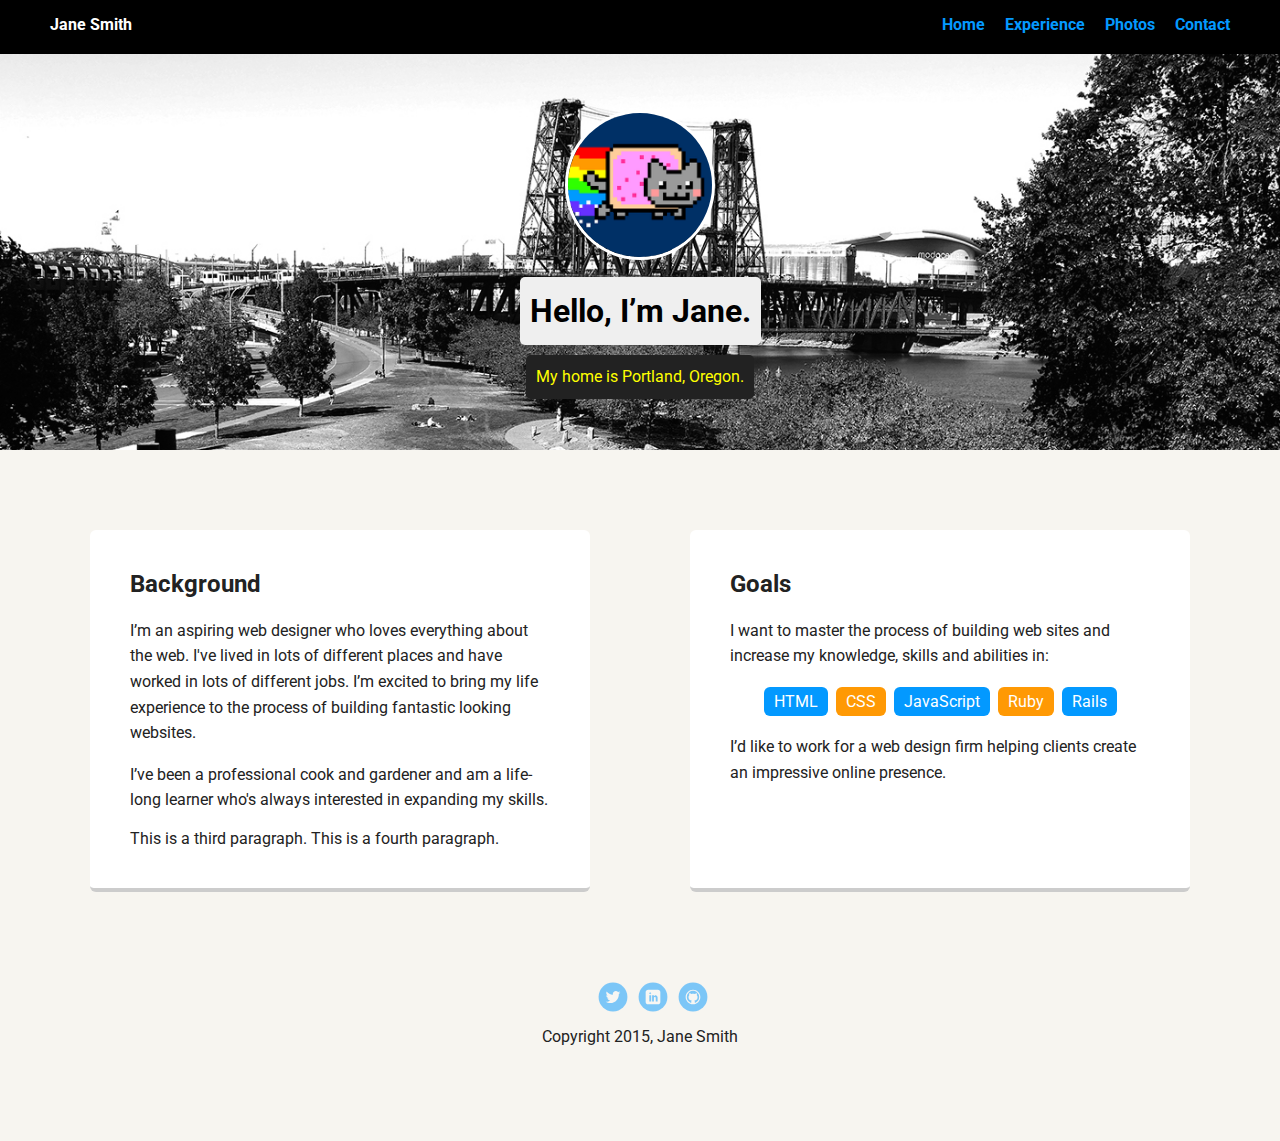
<file: start/index.html>
<!doctype html>
<html lang="en">
<head>
  <meta charset="utf-8">
  <title>Jane Smith's Profile</title>
  <meta name="viewport" content="width=device-width, initial-scale=1.0">
  <link rel="stylesheet" href="styles.css">
  <link href="https://fonts.googleapis.com/css?family=Muli%7CRoboto:400,300,500,700,900" rel="stylesheet"></head>
  <body>

    <div class="main-nav">
        <ul class="nav">
          <li class="name">Jane Smith</li>
          <li><a href="#">Home</a></li>
          <li><a href="#">Experience</a></li>
          <li><a href="#">Photos</a></li>
          <li><a href="#">Contact</a></li>
        </ul>
    </div>

    <header>
      <img src="images/me.png" alt="Drawing of Jane Smith" class="profile-image">
      <h1 class="tag name">Hello, I’m Jane.</h1>
      <p class="tag location">My home is Portland, Oregon.</p>
    </header>

    <main class="flex">
      <div class="card">
        <h2>Background</h2>
        <p>I’m an aspiring web designer who loves everything about the web. I've lived in lots of different places and have worked in lots of different jobs. I’m excited to bring my life experience to the process of building fantastic looking websites.</p>
        <p>I’ve been a professional cook and gardener and am a life-long learner who's always interested in expanding my skills.</p>
        This is a third paragraph.
        This is a fourth paragraph.
      </div> 

      <div class="card">
        <h2>Goals</h2>
        <p>I want to master the process of building web sites and increase my knowledge, skills and abilities in:</p>
        <ul class="skills">
          <li>HTML</li>
          <li>CSS</li>
          <li>JavaScript</li>
          <li>Ruby</li>
          <li>Rails</li>
        </ul>
        <p>I’d like to work for a web design firm helping clients create an impressive online presence.</p>
      </div> 

    </main>
    <footer>
      <ul>
        <li><a href="#" class="social twitter">Twitter</a></li>
        <li><a href="#" class="social linkedin">LinkedIn</a></li>
        <li><a href="#" class="social github">Github</a></li>
      </ul>
      <p class="copyright">Copyright 2015, Jane Smith</p>
    </footer>
  </body>
  </html>
</file>
<file: start/styles.css>
/* Global Layout Set-up */
* { 
  box-sizing: border-box;
}
  
body {
  margin: 0;
  padding: 0;
  text-align: center;
  font-family: 'Roboto', sans-serif;
  color: #222;
  background: #f7f5f0;
}
/* Link Styles */

a {
  text-decoration: none;
  color: #0499ff;
}
a:hover {
  color: #6633ff;
}

/* Section Styles */

.main-nav {
  width: 100%;
  background: black;
  min-height: 30px;
  padding: 10px;
  position: fixed;
  text-align: center;
}
.nav {
  display: flex;
  justify-content: space-around;
  font-weight: 700;
  list-style-type: none;
  margin: 0 auto;
  padding: 0;
}
.nav .name {
  display: none;
}
.nav li {
  padding: 5px 10px 10px 10px;
}
.nav a {
  transition: all .5s;
}
.nav a:hover {
  color: white
}

header {
  text-align: center;
  background: url('images/portland.jpg') no-repeat top center ;
  background-size: cover;
  overflow: hidden;
  padding-top: 60px;
}
header {
  line-height: 1.5;
}
header .profile-image {
  margin-top: 50px;
  width: 150px;
  height: 150px;
  border-radius: 50%;
  border: 3px solid white;
  transition: all .5s;
}
header .profile-image:hover {
  transform: scale(1.2) rotate(5deg);
}
.tag {
  background-color: #efefef;
  color: black;
  padding: 10px;
  border-radius: 5px;
  display: table;
  margin: 10px auto;
} 
.location {
  background-color: #222;
  color: yellow;
}
.card {
  margin: 30px;
  padding: 20px 40px 40px;
  max-width: 500px;
  text-align: left;
  background: #fff;
  border-bottom: 4px solid #ccc;
  border-radius: 6px;
}
.card:hover {
  border-color: #ff99ff;
}

ul.skills {
  padding: 0;
  text-align: center;
}

.skills li {
  border-radius: 6px;
  display: inline-block;
  background: #ff9904;
  color: white;
  padding: 5px 10px;
  margin: 2px;
}

.skills li:nth-child(odd) {
  background: #0399ff;
}

footer {
  width: 100%;
  min-height: 30px;
  padding: 20px 0 40px 20px;
}

footer .copyright {
  top: -8px;
  margin-right: 20px;
  font-size: .75em;
}

footer ul {
  list-style-type: none;
  margin: 0;
  padding: 0;
}

footer ul li {
  display: inline-block;
}

a.social {
  display: inline-block;
  text-indent: -9999px;
  margin-left: 5px;
  width: 30px;
  height: 30px;
  background-size: 30px 30px;
  opacity: .5;
  transition: all .25s;
}
a.twitter {
  background-image: url(images/twitter.svg);
}
a.linkedin {
  background-image: url(images/linkedin.svg);
}
a.github {
  background-image: url(images/github.svg);
}
a.social:hover {
  opacity: 1;
}
.clearfix {
  clear: both;
}

/* Styles for larger screens */
@media screen and (min-width: 720px) {
  
  .flex {
      display: flex;
      max-width: 1200px;
      justify-content: space-around;
      margin: 0 auto;
  }

  header {
    min-height: 450px;
  }

  .nav {
    max-width: 1200px;
  }

  .nav .name {
    display: block;
    margin-right: auto;
    color: white;
  }

  main {
    padding-top: 50px;
  }

  main p {
    line-height: 1.6em;
  }

  footer {
    font-size: 1.3em;
    max-width: 1200px;
    margin: 40px auto;
  }

}
</file>
